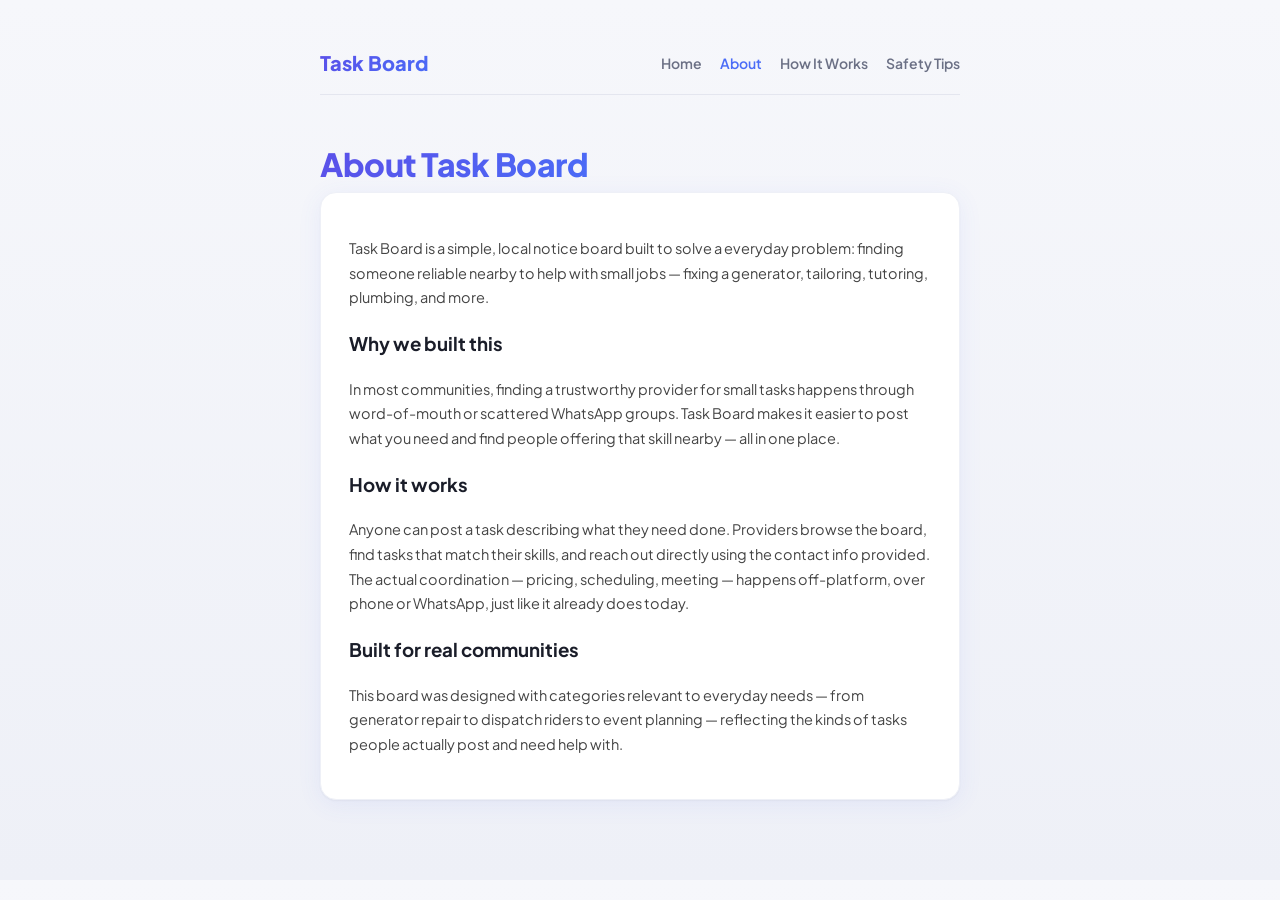
<file: static/about.html>
<!DOCTYPE html>
<html>
<head>
  <meta name="viewport" content="width=device-width, initial-scale=1.0">
  <title>About - Task Board</title>
  <link rel="preconnect" href="https://fonts.googleapis.com">
  <link rel="preconnect" href="https://fonts.gstatic.com" crossorigin>
  <link href="https://fonts.googleapis.com/css2?family=Plus+Jakarta+Sans:wght@400;500;600;700;800&display=swap" rel="stylesheet">
  <link rel="stylesheet" href="style.css">
</head>
<body>
  <div class="navbar">
    <a href="index.html" class="logo">Task Board</a>
    <div class="nav-links">
      <a href="index.html">Home</a>
      <a href="about.html" class="active">About</a>
      <a href="how-it-works.html">How It Works</a>
      <a href="contact.html">Safety Tips</a>
    </div>
  </div>

  <h1>About Task Board</h1>

  <div class="page-content">
    <p>Task Board is a simple, local notice board built to solve a everyday problem: finding someone reliable nearby to help with small jobs — fixing a generator, tailoring, tutoring, plumbing, and more.</p>

    <h3>Why we built this</h3>
    <p>In most communities, finding a trustworthy provider for small tasks happens through word-of-mouth or scattered WhatsApp groups. Task Board makes it easier to post what you need and find people offering that skill nearby — all in one place.</p>

    <h3>How it works</h3>
    <p>Anyone can post a task describing what they need done. Providers browse the board, find tasks that match their skills, and reach out directly using the contact info provided. The actual coordination — pricing, scheduling, meeting — happens off-platform, over phone or WhatsApp, just like it already does today.</p>

    <h3>Built for real communities</h3>
    <p>This board was designed with categories relevant to everyday needs — from generator repair to dispatch riders to event planning — reflecting the kinds of tasks people actually post and need help with.</p>
  </div>
</body>
</html>
</file>
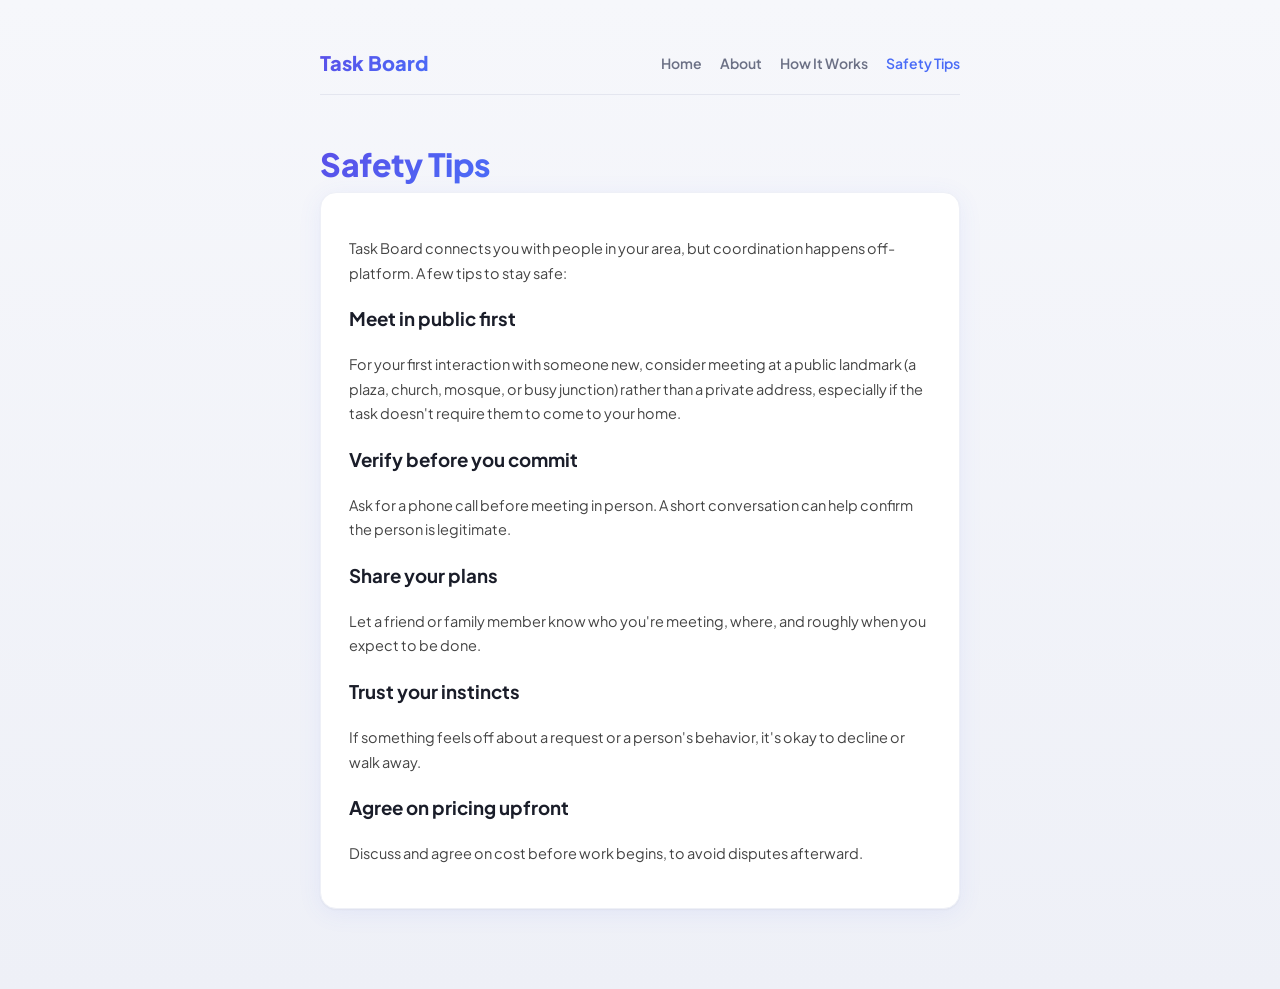
<file: static/contact.html>
<!DOCTYPE html>
<html>
<head>
  <meta name="viewport" content="width=device-width, initial-scale=1.0">
  <title>Safety Tips - Task Board</title>
  <link rel="preconnect" href="https://fonts.googleapis.com">
  <link rel="preconnect" href="https://fonts.gstatic.com" crossorigin>
  <link href="https://fonts.googleapis.com/css2?family=Plus+Jakarta+Sans:wght@400;500;600;700;800&display=swap" rel="stylesheet">
  <link rel="stylesheet" href="style.css">
</head>
<body>
  <div class="navbar">
    <a href="index.html" class="logo">Task Board</a>
    <div class="nav-links">
      <a href="index.html">Home</a>
      <a href="about.html">About</a>
      <a href="how-it-works.html">How It Works</a>
      <a href="contact.html" class="active">Safety Tips</a>
    </div>
  </div>

  <h1>Safety Tips</h1>

  <div class="page-content">
    <p>Task Board connects you with people in your area, but coordination happens off-platform. A few tips to stay safe:</p>

    <h3>Meet in public first</h3>
    <p>For your first interaction with someone new, consider meeting at a public landmark (a plaza, church, mosque, or busy junction) rather than a private address, especially if the task doesn't require them to come to your home.</p>

    <h3>Verify before you commit</h3>
    <p>Ask for a phone call before meeting in person. A short conversation can help confirm the person is legitimate.</p>

    <h3>Share your plans</h3>
    <p>Let a friend or family member know who you're meeting, where, and roughly when you expect to be done.</p>

    <h3>Trust your instincts</h3>
    <p>If something feels off about a request or a person's behavior, it's okay to decline or walk away.</p>

    <h3>Agree on pricing upfront</h3>
    <p>Discuss and agree on cost before work begins, to avoid disputes afterward.</p>
  </div>
</body>
</html>
</file>
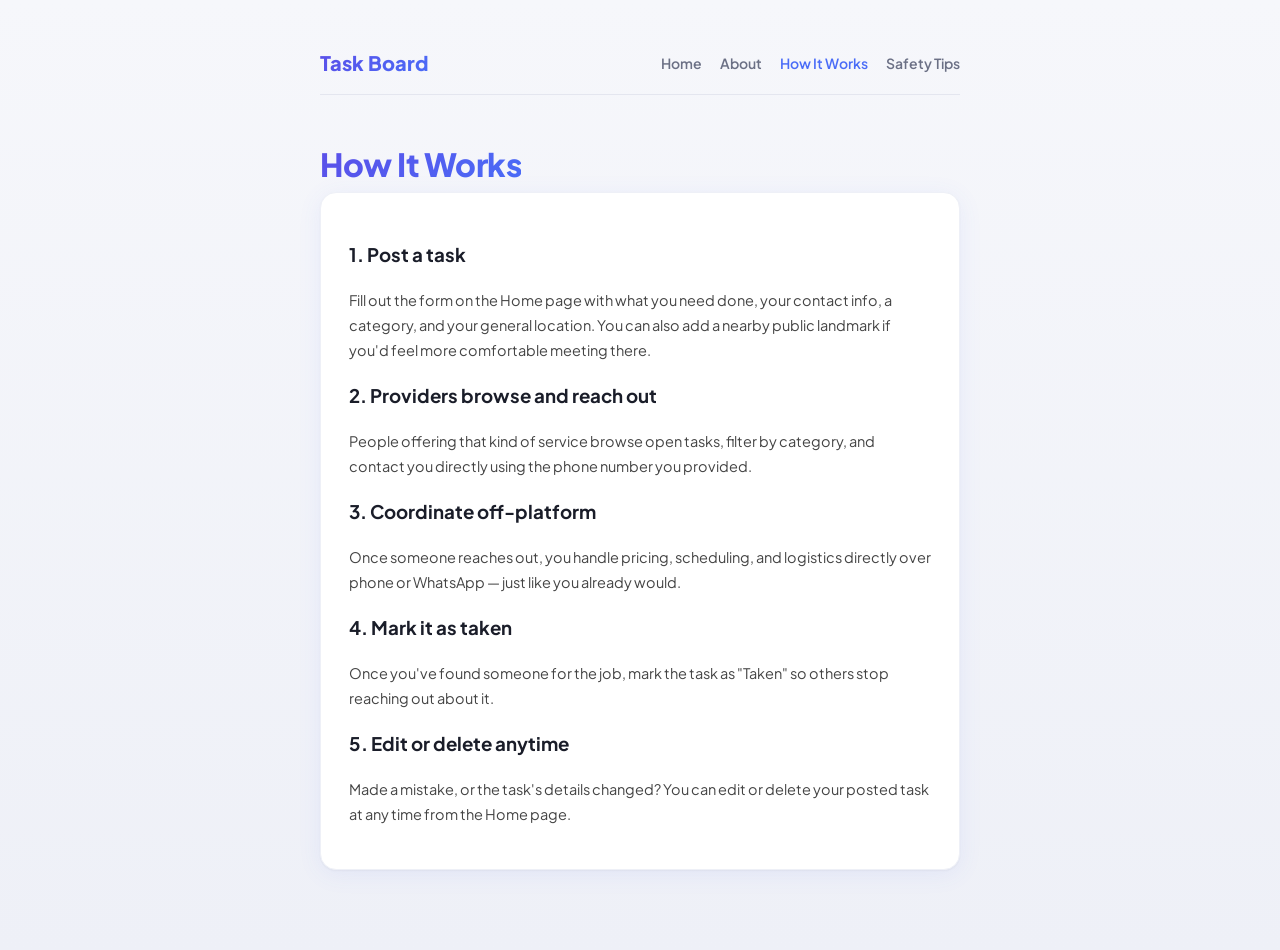
<file: static/how-it-works.html>
<!DOCTYPE html>
<html>
<head>
  <meta name="viewport" content="width=device-width, initial-scale=1.0">
  <title>How It Works - Task Board</title>
  <link rel="preconnect" href="https://fonts.googleapis.com">
  <link rel="preconnect" href="https://fonts.gstatic.com" crossorigin>
  <link href="https://fonts.googleapis.com/css2?family=Plus+Jakarta+Sans:wght@400;500;600;700;800&display=swap" rel="stylesheet">
  <link rel="stylesheet" href="style.css">
</head>
<body>
  <div class="navbar">
    <a href="index.html" class="logo">Task Board</a>
    <div class="nav-links">
      <a href="index.html">Home</a>
      <a href="about.html">About</a>
      <a href="how-it-works.html" class="active">How It Works</a>
      <a href="contact.html">Safety Tips</a>
    </div>
  </div>

  <h1>How It Works</h1>

  <div class="page-content">
    <h3>1. Post a task</h3>
    <p>Fill out the form on the Home page with what you need done, your contact info, a category, and your general location. You can also add a nearby public landmark if you'd feel more comfortable meeting there.</p>

    <h3>2. Providers browse and reach out</h3>
    <p>People offering that kind of service browse open tasks, filter by category, and contact you directly using the phone number you provided.</p>

    <h3>3. Coordinate off-platform</h3>
    <p>Once someone reaches out, you handle pricing, scheduling, and logistics directly over phone or WhatsApp — just like you already would.</p>

    <h3>4. Mark it as taken</h3>
    <p>Once you've found someone for the job, mark the task as "Taken" so others stop reaching out about it.</p>

    <h3>5. Edit or delete anytime</h3>
    <p>Made a mistake, or the task's details changed? You can edit or delete your posted task at any time from the Home page.</p>
  </div>
</body>
</html>
</file>
<file: static/style.css>
* { box-sizing: border-box; }

body {
  font-family: 'Plus Jakarta Sans', -apple-system, sans-serif;
  max-width: 680px;
  margin: 0 auto;
  padding: 48px 20px 80px;
  background: linear-gradient(180deg, #f6f7fb 0%, #eef0f7 100%);
  color: #1a1d29;
  line-height: 1.5;
}

.navbar {
  display: flex;
  justify-content: space-between;
  align-items: center;
  flex-wrap: wrap;
  gap: 12px;
  margin-bottom: 24px;
  padding-bottom: 16px;
  border-bottom: 1px solid #e4e6ef;
}

.navbar .logo {
  font-size: 20px;
  font-weight: 800;
  text-decoration: none;
  background: linear-gradient(135deg, #5b4fe8, #4a6cf7);
  -webkit-background-clip: text;
  background-clip: text;
  -webkit-text-fill-color: transparent;
}

.nav-links {
  display: flex;
  gap: 18px;
  flex-wrap: wrap;
}

.nav-links a {
  text-decoration: none;
  color: #6b7085;
  font-weight: 600;
  font-size: 14px;
}

.nav-links a:hover, .nav-links a.active {
  color: #4a6cf7;
}

h1 {
  font-size: 32px;
  font-weight: 800;
  letter-spacing: -0.5px;
  margin-bottom: 4px;
  background: linear-gradient(135deg, #5b4fe8, #4a6cf7);
  -webkit-background-clip: text;
  background-clip: text;
  -webkit-text-fill-color: transparent;
  display: inline-block;
}

h2 {
  font-size: 15px;
  font-weight: 700;
  text-transform: uppercase;
  letter-spacing: 0.8px;
  color: #6b7085;
  margin-top: 40px;
  margin-bottom: 16px;
}

form {
  background: white;
  padding: 28px;
  border-radius: 16px;
  box-shadow: 0 4px 24px rgba(74, 108, 247, 0.08), 0 1px 2px rgba(0,0,0,0.04);
  border: 1px solid #eef0f7;
}

label {
  font-size: 13px;
  font-weight: 600;
  color: #6b7085;
  display: block;
  margin-bottom: 6px;
}

input, select, textarea {
  display: block;
  width: 100%;
  margin-bottom: 14px;
  padding: 12px 14px;
  border: 1.5px solid #e4e6ef;
  border-radius: 10px;
  font-size: 14.5px;
  font-family: inherit;
  color: #1a1d29;
  background: #fbfbfd;
  transition: border-color 0.15s ease, background 0.15s ease;
}

input::placeholder, textarea::placeholder {
  color: #a3a7bd;
}

input:focus, select:focus, textarea:focus {
  outline: none;
  border-color: #4a6cf7;
  background: white;
  box-shadow: 0 0 0 4px rgba(74, 108, 247, 0.1);
}

textarea {
  min-height: 90px;
  resize: vertical;
}

button {
  padding: 12px 22px;
  background: linear-gradient(135deg, #5b4fe8, #4a6cf7);
  color: white;
  border: none;
  border-radius: 10px;
  cursor: pointer;
  font-size: 14.5px;
  font-weight: 700;
  font-family: inherit;
  margin-right: 8px;
  margin-top: 4px;
  transition: transform 0.1s ease, box-shadow 0.15s ease;
  box-shadow: 0 2px 8px rgba(74, 108, 247, 0.3);
}

button:hover {
  transform: translateY(-1px);
  box-shadow: 0 4px 14px rgba(74, 108, 247, 0.4);
}

button:active {
  transform: translateY(0);
}

.task {
  background: white;
  border: 1px solid #eef0f7;
  padding: 20px;
  margin-bottom: 14px;
  border-radius: 14px;
  box-shadow: 0 2px 10px rgba(20, 20, 43, 0.04);
  transition: box-shadow 0.15s ease, transform 0.15s ease;
}

.task:hover {
  box-shadow: 0 6px 20px rgba(20, 20, 43, 0.08);
  transform: translateY(-2px);
}

.task-icon {
  font-size: 22px;
  margin-right: 6px;
}

.task strong {
  font-size: 15.5px;
  font-weight: 700;
  text-transform: capitalize;
  color: #1a1d29;
}

.category-tag {
  cursor: pointer;
  transition: color 0.15s ease;
}

.category-tag:hover {
  color: #4a6cf7;
  text-decoration: underline;
}

.task em {
  color: #6b7085;
  font-style: normal;
  font-size: 13px;
}

.task > strong:first-child {
  color: #4a6cf7;
}

#filterCategory {
  max-width: 320px;
}

.page-content {
  background: white;
  padding: 28px;
  border-radius: 16px;
  box-shadow: 0 4px 24px rgba(74, 108, 247, 0.08), 0 1px 2px rgba(0,0,0,0.04);
  border: 1px solid #eef0f7;
}

.page-content h3 {
  color: #1a1d29;
  margin-top: 20px;
}

.page-content p, .page-content li {
  color: #444;
  font-size: 14.5px;
  line-height: 1.7;
}

/* Mobile improvements */
@media (max-width: 600px) {
  body {
    padding: 24px 14px 60px;
  }

  h1 {
    font-size: 26px;
  }

  form, .page-content {
    padding: 18px;
  }

  button {
    width: 100%;
    margin-right: 0;
    padding: 14px;
    font-size: 15px;
  }

  .task button {
    width: auto;
    display: inline-block;
    margin-bottom: 6px;
  }

  #filterCategory {
    max-width: 100%;
  }

  .nav-links {
    gap: 12px;
    font-size: 13px;
  }
}
</file>
